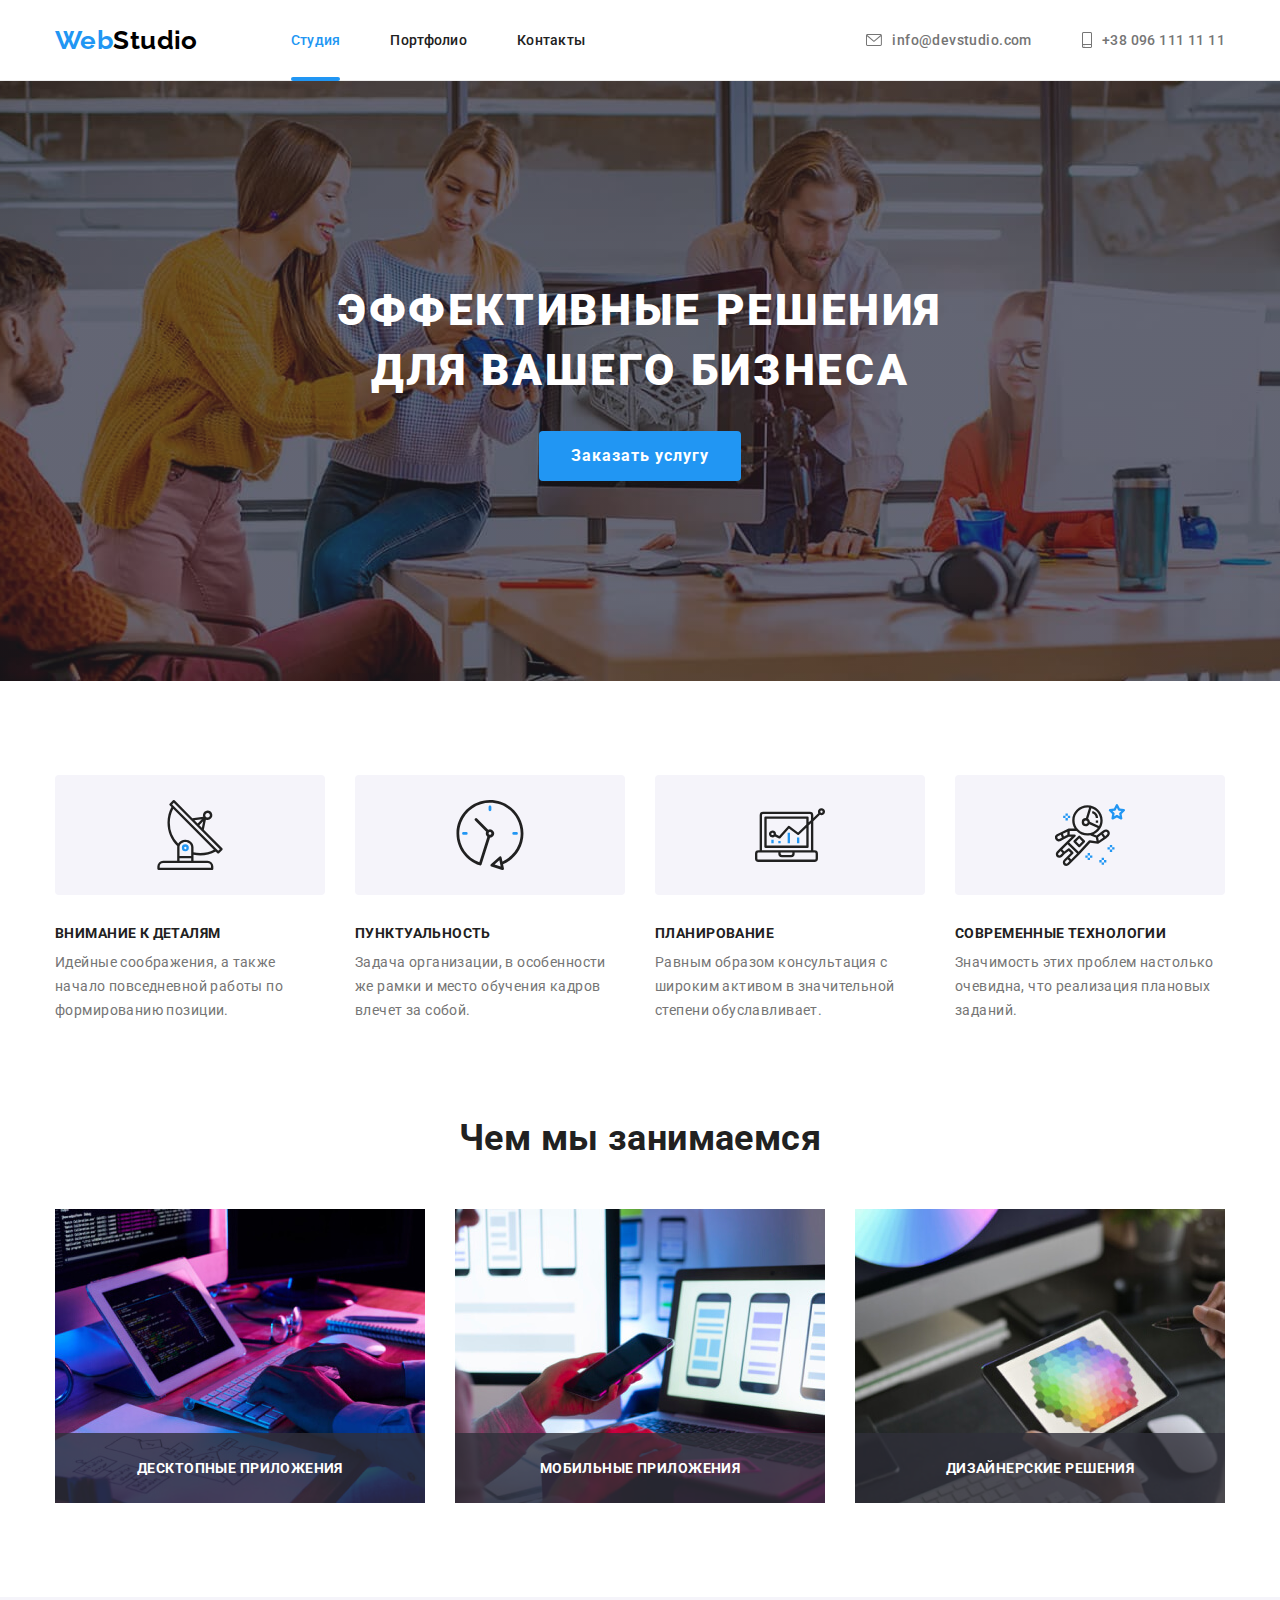
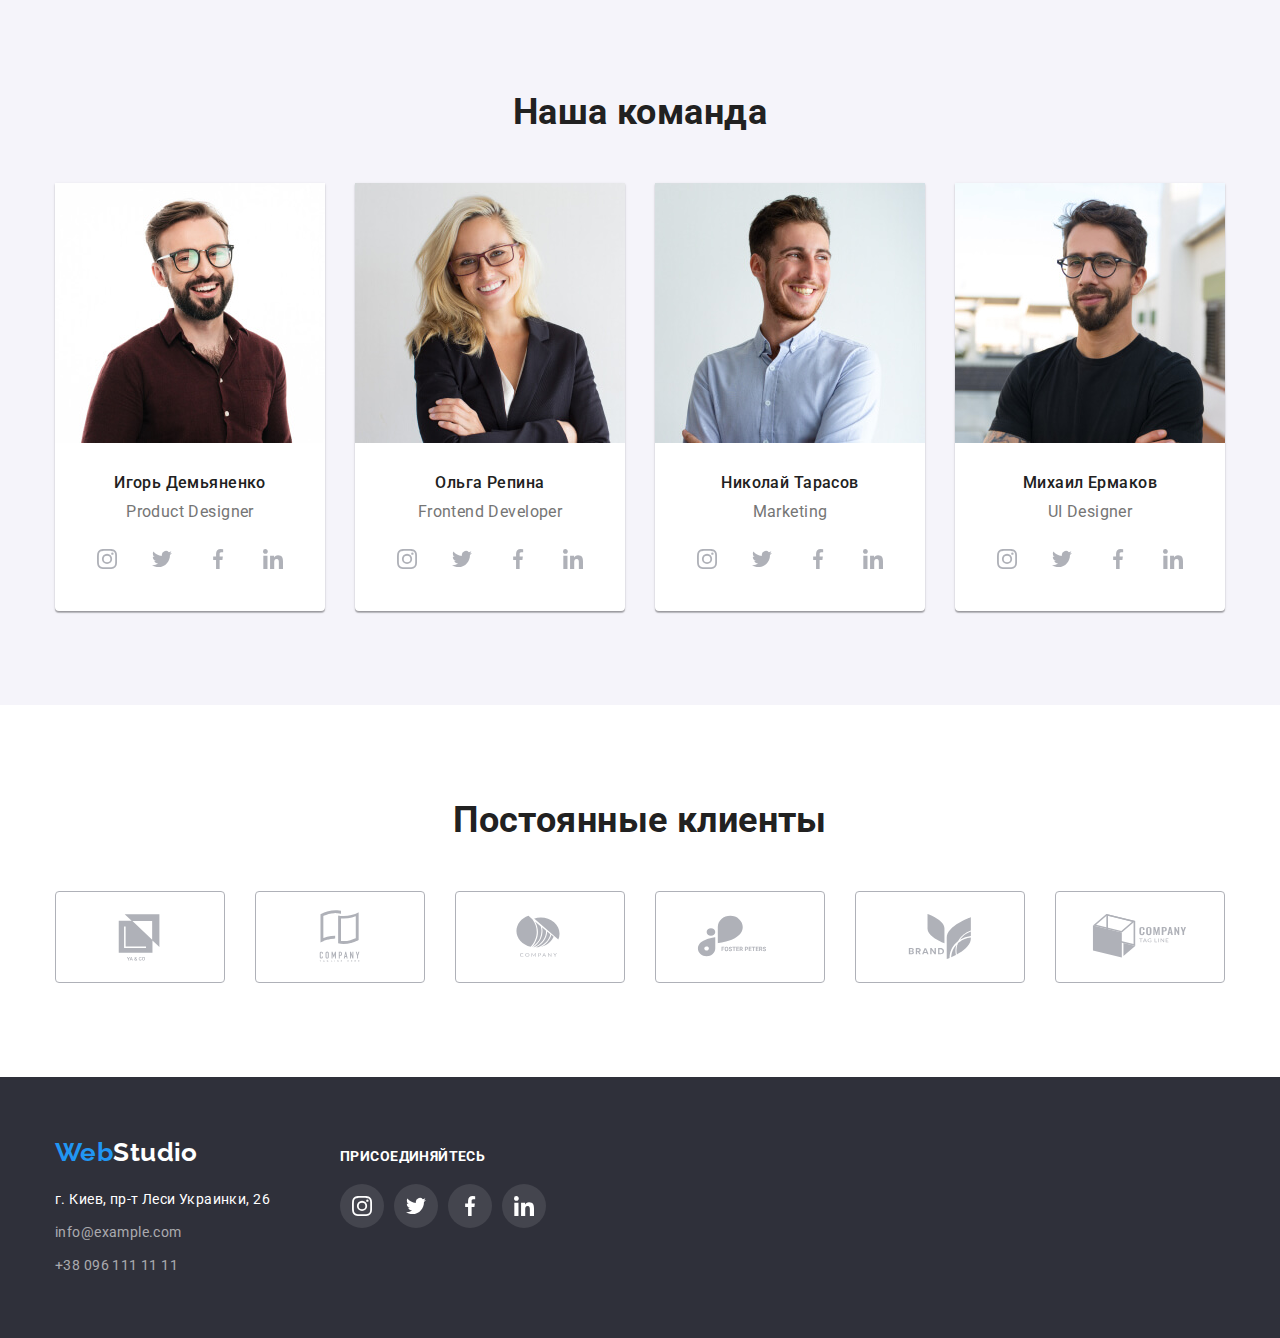
<file: index.html>
<!DOCTYPE html>
<html lang="ru">
  <head>
    <meta charset="UTF-8" />
    <meta http-equiv="X-UA-Compatible" content="IE=edge" />
    <meta name="viewport" content="width=device-width, initial-scale=1.0" />
    <title>WebStudio</title>
    <link
      href="https://fonts.googleapis.com/css2?family=Raleway:wght@700&family=Roboto:wght@400;500;700;900&display=swap"
      rel="stylesheet"
    />
    <link rel="stylesheet" href="./css/modern-nomalize.css" />
    <link rel="stylesheet" href="./css/styles.css" />
  </head>
  <body>
    <header class="header">
      <div class="container site-navigation">
        <nav class="header-navigation">
          <a class="logo link" href="./index.html"><span>Web</span>Studio</a>
          <ul class="list header-navigation-list">
            <li class="header-navigation-item">
              <a class="current link header-navigation-link link-hover" href="./index.html"
                >Студия</a
              >
            </li>

            <li class="header-navigation-item">
              <a href="./portfolio.html" class="header-navigation-link link link-hover"
                >Портфолио</a
              >
            </li>
            <li class="header-navigation-item">
              <a href="#" class="link header-navigation-link link-hover">Контакты</a>
            </li>
          </ul>
        </nav>

        <ul class="list header-contacts">
          <li class="header-contacts-item">
            <a class="link contacts link-hover" href="mailto:info@devstudio.com">
              <svg class="icon-envelope" width="16" height="12">
                <use href="./images/symbol-defs.svg#icon-envelope" /></svg
              >info@devstudio.com
            </a>
          </li>

          <li class="header-contacts-item">
            <a class="link contacts link-hover" href="tel:+380961111111">
              <svg class="icon-smartphone" width="10" height="16">
                <use href="./images/symbol-defs.svg#icon-smartphone" /></svg
              >+38 096 111 11 11
            </a>
          </li>
        </ul>
      </div>
    </header>

    <main>
      <section class="hero">
        <div class="container">
          <h1>Эффективные решения для вашего бизнеса</h1>
          <button class="button hero-button" type="button" data-modal-open>Заказать услугу</button>
        </div>
      </section>

      <section class="section advantages">
        <div class="container">
          <h2 class="visually-hidden">Преимущества</h2>
          <ul class="list advantages-list">
            <li class="advantages-item">
              <div class="icon-wrapper" aria-label="Радар">
                <svg class="icon" width="70" height="70">
                  <use href="./images/symbol-defs.svg#icon-radar" />
                </svg>
              </div>
              <h3 class="advantages-title">Внимание к деталям</h3>
              <p class="advantages-description">
                Идейные соображения, а также начало повседневной работы по формированию позиции.
              </p>
            </li>

            <li class="advantages-item">
              <div class="icon-wrapper" aria-label="Часы">
                <svg class="icon" width="70" height="70">
                  <use href="./images/symbol-defs.svg#icon-clock" />
                </svg>
              </div>
              <h3 class="advantages-title">Пунктуальность</h3>
              <p class="advantages-description">
                Задача организации, в особенности же рамки и место обучения кадров влечет за собой.
              </p>
            </li>

            <li class="advantages-item">
              <div class="icon-wrapper" aria-label="Диаграмма">
                <svg class="icon" width="70" height="70">
                  <use href="./images/symbol-defs.svg#icon-diagram" />
                </svg>
              </div>
              <h3 class="advantages-title">Планирование</h3>
              <p class="advantages-description">
                Равным образом консультация с широким активом в значительной степени обуславливает.
              </p>
            </li>

            <li class="advantages-item">
              <div class="icon-wrapper" aria-label="Астронавт">
                <svg class="icon" width="70" height="70">
                  <use href="./images/symbol-defs.svg#icon-astronaut" />
                </svg>
              </div>
              <h3 class="advantages-title">Современные технологии</h3>
              <p class="advantages-description">
                Значимость этих проблем настолько очевидна, что реализация плановых заданий.
              </p>
            </li>
          </ul>
        </div>
      </section>

      <section class="section services">
        <div class="container">
          <h2 class="section-title">Чем мы занимаемся</h2>
          <ul class="list services-list">
            <li class="services-list-item">
              <img
                class="image"
                src="./images/service-img-1.jpg"
                alt="Десктопные приложения"
                width="370"
                height="294"
              />
              <h2 class="services-list-text">Десктопные приложения</h2>
            </li>

            <li class="services-list-item">
              <img
                class="image services-list-img"
                src="./images/service-img-2.jpg"
                alt="Мобильные приложения"
                width="370"
                height="294"
              />
              <h2 class="services-list-text">Мобильные приложения</h2>
            </li>

            <li class="services-list-item">
              <img
                class="image"
                src="./images/service-img-3.jpg"
                alt="Дизайнерские решения"
                width="370"
                height="294"
              />
              <h2 class="services-list-text">Дизайнерские решения</h2>
            </li>
          </ul>
        </div>
      </section>

      <section class="section team">
        <div class="container">
          <h2 class="section-title">Наша команда</h2>
          <ul class="list team-list">
            <li class="team-card">
              <img
                class="image"
                src="./images/team-avatar-1.jpg"
                alt="Игорь Демьяненко"
                width="270"
                height="260"
              />
              <div class="team-card-text">
                <h3 class="team-title">Игорь Демьяненко</h3>
                <p class="team-description">Product Designer</p>
                <ul class="list icon-container">
                  <li>
                    <a class="social-link" href="#!" aria-label="Инстаграм">
                      <svg class="icon" width="20" height="20">
                        <use href="./images/symbol-defs.svg#icon-instagram" />
                      </svg>
                    </a>
                  </li>

                  <li>
                    <a class="social-link" href="#!" aria-label="Твиттер">
                      <svg class="icon" width="20" height="20">
                        <use href="./images/symbol-defs.svg#icon-twitter" />
                      </svg>
                    </a>
                  </li>

                  <li>
                    <a class="social-link" href="#!" aria-label="Фейсбук">
                      <svg class="icon" width="20" height="20">
                        <use href="./images/symbol-defs.svg#icon-facebook" />
                      </svg>
                    </a>
                  </li>

                  <li>
                    <a class="social-link" href="#!" aria-label="Линкедин">
                      <svg class="icon" width="20" height="20">
                        <use href="./images/symbol-defs.svg#icon-linkedin" />
                      </svg>
                    </a>
                  </li>
                </ul>
              </div>
            </li>

            <li class="team-card">
              <img
                class="image"
                src="./images/team-avatar-2.jpg"
                alt="Ольга Репина"
                width="270"
                height="260"
              />
              <div class="team-card-text">
                <h3 class="team-title">Ольга Репина</h3>
                <p class="team-description">Frontend Developer</p>
                <ul class="list icon-container">
                  <li>
                    <a class="social-link" href="#!" aria-label="Инстаграм">
                      <svg class="icon" width="20" height="20">
                        <use href="./images/symbol-defs.svg#icon-instagram" />
                      </svg>
                    </a>
                  </li>

                  <li>
                    <a class="social-link" href="#!" aria-label="Твиттер">
                      <svg class="icon" width="20" height="20">
                        <use href="./images/symbol-defs.svg#icon-twitter" />
                      </svg>
                    </a>
                  </li>

                  <li>
                    <a class="social-link" href="#!" aria-label="Фейсбук">
                      <svg class="icon" width="20" height="20">
                        <use href="./images/symbol-defs.svg#icon-facebook" />
                      </svg>
                    </a>
                  </li>

                  <li>
                    <a class="social-link" href="#!" aria-label="Линкедин">
                      <svg class="icon" width="20" height="20">
                        <use href="./images/symbol-defs.svg#icon-linkedin" />
                      </svg>
                    </a>
                  </li>
                </ul>
              </div>
            </li>

            <li class="team-card">
              <img
                class="image"
                src="./images/team-avatar-3.jpg"
                alt="Николай Тарасов"
                width="270"
                height="260"
              />
              <div class="team-card-text">
                <h3 class="team-title">Николай Тарасов</h3>
                <p class="team-description">Marketing</p>
                <ul class="list icon-container">
                  <li>
                    <a class="social-link" href="#!" aria-label="Инстаграм">
                      <svg class="icon" width="20" height="20">
                        <use href="./images/symbol-defs.svg#icon-instagram" />
                      </svg>
                    </a>
                  </li>

                  <li>
                    <a class="social-link" href="#!" aria-label="Твиттер">
                      <svg class="icon" width="20" height="20">
                        <use href="./images/symbol-defs.svg#icon-twitter" />
                      </svg>
                    </a>
                  </li>

                  <li>
                    <a class="social-link" href="#!" aria-label="Фейсбук">
                      <svg class="icon" width="20" height="20">
                        <use href="./images/symbol-defs.svg#icon-facebook" />
                      </svg>
                    </a>
                  </li>

                  <li>
                    <a class="social-link" href="#!" aria-label="Линкедин">
                      <svg class="icon" width="20" height="20">
                        <use href="./images/symbol-defs.svg#icon-linkedin" />
                      </svg>
                    </a>
                  </li>
                </ul>
              </div>
            </li>

            <li class="team-card">
              <img
                class="image"
                src="./images/team-avatar-4.jpg"
                alt="Михаил Ермаков"
                width="270"
                height="260"
              />
              <div class="team-card-text">
                <h3 class="team-title">Михаил Ермаков</h3>
                <p class="team-description">UI Designer</p>
                <ul class="list icon-container">
                  <li>
                    <a class="social-link" href="#!" aria-label="Инстаграм">
                      <svg class="icon" width="20" height="20">
                        <use href="./images/symbol-defs.svg#icon-instagram" />
                      </svg>
                    </a>
                  </li>

                  <li>
                    <a class="social-link" href="#!" aria-label="Твиттер">
                      <svg class="icon" width="20" height="20">
                        <use href="./images/symbol-defs.svg#icon-twitter" />
                      </svg>
                    </a>
                  </li>

                  <li>
                    <a class="social-link" href="#!" aria-label="Фейсбук">
                      <svg class="icon" width="20" height="20">
                        <use href="./images/symbol-defs.svg#icon-facebook" />
                      </svg>
                    </a>
                  </li>

                  <li>
                    <a class="social-link" href="#!" aria-label="Линкедин">
                      <svg class="icon" width="20" height="20">
                        <use href="./images/symbol-defs.svg#icon-linkedin" />
                      </svg>
                    </a>
                  </li>
                </ul>
              </div>
            </li>
          </ul>
        </div>
      </section>

      <section class="section clients">
        <div class="container">
          <h2 class="section-title">Постоянные клиенты</h2>
          <ul class="list icon-wrapper">
            <li>
              <a href="#!" class="clients-link" aria-label="Первая компания">
                <svg class="icon" width="106" height="60">
                  <use href="./images/symbol-defs.svg#icon-logo-1" />
                </svg>
              </a>
            </li>

            <li>
              <a href="#!" class="clients-link" aria-label="Вторая компания">
                <svg class="icon" width="106" height="60">
                  <use href="./images/symbol-defs.svg#icon-logo-2" />
                </svg>
              </a>
            </li>

            <li>
              <a href="#!" class="clients-link" aria-label="Третья компания">
                <svg class="icon" width="106" height="60">
                  <use href="./images/symbol-defs.svg#icon-logo-3" />
                </svg>
              </a>
            </li>

            <li>
              <a href="#!" class="clients-link" aria-label="Четвёртая компания">
                <svg class="icon" width="106" height="60">
                  <use href="./images/symbol-defs.svg#icon-logo-4" />
                </svg>
              </a>
            </li>

            <li>
              <a href="#!" class="clients-link" aria-label="Пятая компания">
                <svg class="icon" width="106" height="60">
                  <use href="./images/symbol-defs.svg#icon-logo-5" />
                </svg>
              </a>
            </li>

            <li>
              <a href="#!" class="clients-link" aria-label="Шестая компания">
                <svg class="icon" width="106" height="60">
                  <use href="./images/symbol-defs.svg#icon-logo-6" />
                </svg>
              </a>
            </li>
          </ul>
        </div>
      </section>
    </main>

    <footer class="footer">
      <div class="container footer-information">
        <div class="footer-left">
          <a class="logo link" href="./index.html"><span>Web</span>Studio</a>
          <address class="footer-list">
            <ul class="list address-list">
              <li class="address-list">
                <a
                  class="address link"
                  href="https://goo.gl/maps/vVYcvFzkVmFzaZAD8"
                  target="_blank"
                  rel="noopener noreferrer"
                  >г. Киев, пр-т Леси Украинки, 26</a
                >
              </li>

              <li class="address-list">
                <a class="contacts link link-hover" href="mailto:info@example.com"
                  >info@example.com</a
                >
              </li>

              <li class="address-list">
                <a class="contacts link link-hover" href="tel:+380961111111">+38 096 111 11 11</a>
              </li>
            </ul>
          </address>
        </div>

        <div class="footer-right">
          <h2 class="footer-right-title">Присоединяйтесь</h2>
          <ul class="list icon-container">
            <li>
              <a class="social-link" href="#!" aria-label="Инстаграм">
                <svg class="icon" width="20" height="20">
                  <use href="./images/symbol-defs.svg#icon-instagram" />
                </svg>
              </a>
            </li>

            <li>
              <a class="social-link" href="#!" aria-label="Твиттер">
                <svg class="icon" width="20" height="20">
                  <use href="./images/symbol-defs.svg#icon-twitter" />
                </svg>
              </a>
            </li>

            <li>
              <a class="social-link" href="#!" aria-label="Фейсбук">
                <svg class="icon" width="20" height="20">
                  <use href="./images/symbol-defs.svg#icon-facebook" />
                </svg>
              </a>
            </li>

            <li>
              <a class="social-link" href="#!" aria-label="Линкедин">
                <svg class="icon" width="20" height="20">
                  <use href="./images/symbol-defs.svg#icon-linkedin" />
                </svg>
              </a>
            </li>
          </ul>
        </div>
      </div>
    </footer>
    <div class="backdrop is-hidden" data-modal>
      <div class="modal">
        <button class="button-modal" type="button" data-modal-close>
          <svg class="icon-close" width="18" height="18">
            <use href="./images/symbol-defs.svg#icon-close" />
          </svg>
        </button>
      </div>
    </div>
    <script src="./js/modal.js"></script>
  </body>
</html>
</file>
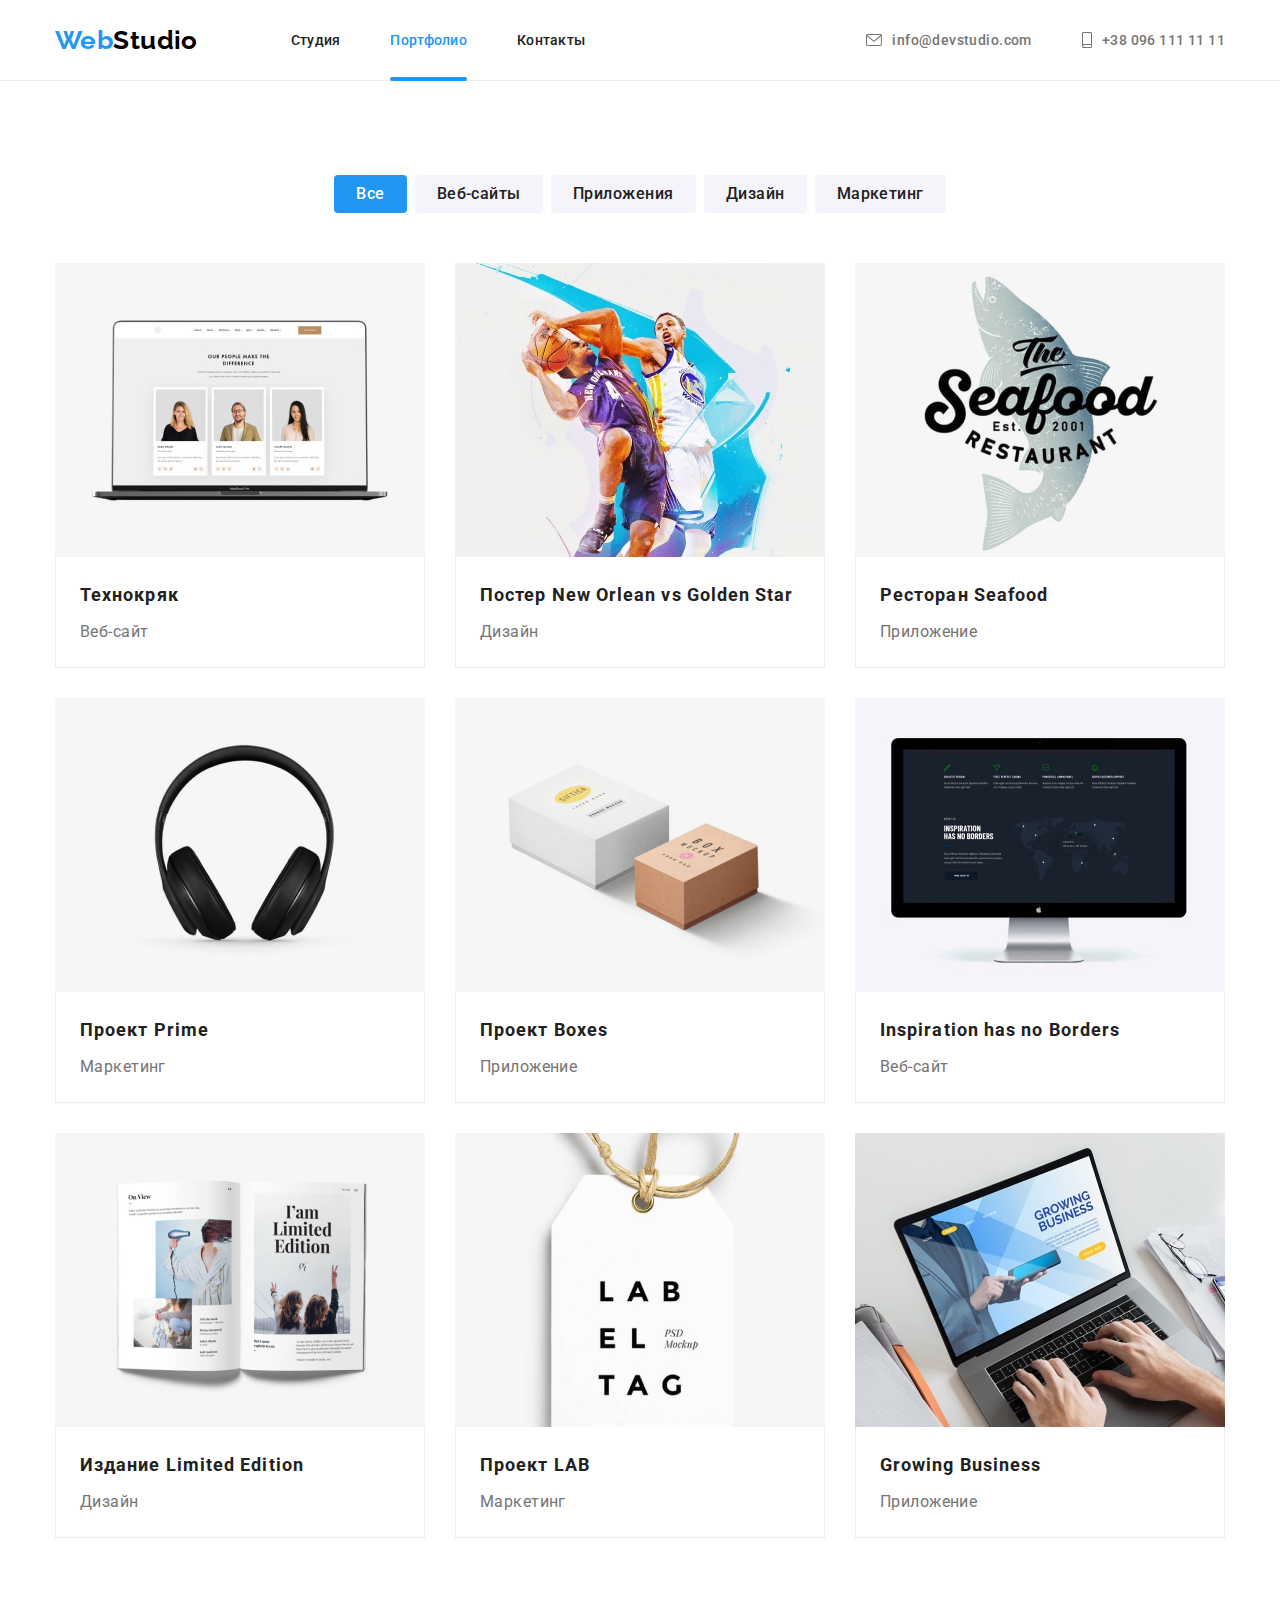
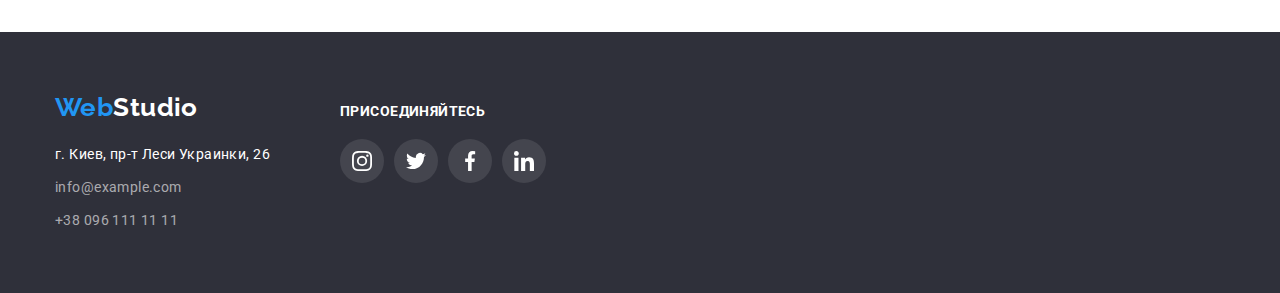
<file: portfolio.html>
<!DOCTYPE html>
<html lang="ru">
  <head>
    <meta charset="UTF-8" />
    <meta http-equiv="X-UA-Compatible" content="IE=edge" />
    <meta name="viewport" content="width=device-width, initial-scale=1.0" />
    <title>Portfolio</title>
    <link
      href="https://fonts.googleapis.com/css2?family=Raleway:wght@700&family=Roboto:wght@400;500;700;900&display=swap"
      rel="stylesheet"
    />
    <link rel="stylesheet" href="./css/modern-nomalize.css" />
    <link rel="stylesheet" href="./css/styles.css" />
  </head>

  <body>
    <header class="header">
      <div class="container site-navigation">
        <nav class="header-navigation">
          <a class="logo link" href="./index.html"><span>Web</span>Studio</a>
          <ul class="list header-navigation-list">
            <li class="header-navigation-item">
              <a class="link header-navigation-link link-hover" href="./index.html">Студия</a>
            </li>

            <li class="header-navigation-item">
              <a href="./portfolio.html" class="current header-navigation-link link link-hover"
                >Портфолио</a
              >
            </li>
            <li class="header-navigation-item">
              <a href="#" class="link header-navigation-link link-hover">Контакты</a>
            </li>
          </ul>
        </nav>

        <ul class="list header-contacts">
          <li class="header-contacts-item">
            <a class="link contacts link-hover" href="mailto:info@devstudio.com">
              <svg class="icon-envelope" width="16" height="12">
                <use href="./images/symbol-defs.svg#icon-envelope" /></svg
              >info@devstudio.com
            </a>
          </li>

          <li class="header-contacts-item">
            <a class="link contacts link-hover" href="tel:+380961111111">
              <svg class="icon-smartphone" width="10" height="16">
                <use href="./images/symbol-defs.svg#icon-smartphone" /></svg
              >+38 096 111 11 11
            </a>
          </li>
        </ul>
      </div>
    </header>

    <main>
      <section class="section works">
        <div class="container">
          <h1 class="visually-hidden">Работы</h1>
          <ul class="list works-filters">
            <li class="works-filters-item">
              <button class="button active works-filters-button" type="button">Все</button>
            </li>

            <li class="works-filters-item">
              <button class="button works-filters-button" type="button">Веб-сайты</button>
            </li>

            <li class="works-filters-item">
              <button class="button works-filters-button" type="button">Приложения</button>
            </li>

            <li class="works-filters-item">
              <button class="button works-filters-button" type="button">Дизайн</button>
            </li>

            <li class="works-filters-item">
              <button class="button works-filters-button" type="button">Маркетинг</button>
            </li>
          </ul>

          <ul class="list works-list">
            <li class="works-list-card">
              <a class="link works-list-item" href="#!">
                <div class="works-list-img">
                  <img
                    class="image"
                    src="./images/portfolio-img-1.jpg"
                    alt="Веб-сайт"
                    width="370"
                    height="294"
                  />
                  <div class="works-list-overlay">
                    <p class="works-overlay-description">
                      Ресурс предлагает комплексные предложения с разным уровнем функционала и
                      сервисов. Все это позволит посетителю получить исчерпывающие сведения о
                      компании или частном лице.
                    </p>
                  </div>
                </div>
                <div class="work-list-text">
                  <h2 class="works-list-title">Технокряк</h2>
                  <p class="works-list-description">Веб-сайт</p>
                </div>
              </a>
            </li>

            <li class="works-list-card">
              <a class="link works-list-item" href="#!">
                <div class="works-list-img">
                  <img
                    class="image"
                    src="./images/portfolio-img-2.jpg"
                    alt="Дизайн"
                    width="370"
                    height="294"
                  />
                  <div class="works-list-overlay">
                    <p class="works-overlay-description">
                      Ресурс предлагает комплексные предложения с разным уровнем функционала и
                      сервисов. Все это позволит посетителю получить исчерпывающие сведения о
                      компании или частном лице.
                    </p>
                  </div>
                </div>
                <div class="work-list-text">
                  <h2 class="works-list-title">Постер New Orlean vs Golden Star</h2>
                  <p class="works-list-description">Дизайн</p>
                </div>
              </a>
            </li>

            <li class="works-list-card">
              <a class="link works-list-item" href="#!">
                <div class="works-list-img">
                  <img
                    class="image"
                    src="./images/portfolio-img-3.jpg"
                    alt="Приложение"
                    width="370"
                    height="294"
                  />
                  <div class="works-list-overlay">
                    <p class="works-overlay-description">
                      Ресурс предлагает комплексные предложения с разным уровнем функционала и
                      сервисов. Все это позволит посетителю получить исчерпывающие сведения о
                      компании или частном лице.
                    </p>
                  </div>
                </div>
                <div class="work-list-text">
                  <h2 class="works-list-title">Ресторан Seafood</h2>
                  <p class="works-list-description">Приложение</p>
                </div>
              </a>
            </li>

            <li class="works-list-card">
              <a class="link works-list-item" href="#!">
                <div class="works-list-img">
                  <img
                    class="image"
                    src="./images/portfolio-img-4.jpg"
                    alt="Маркетинг"
                    width="370"
                    height="294"
                  />
                  <div class="works-list-overlay">
                    <p class="works-overlay-description">
                      Ресурс предлагает комплексные предложения с разным уровнем функционала и
                      сервисов. Все это позволит посетителю получить исчерпывающие сведения о
                      компании или частном лице.
                    </p>
                  </div>
                </div>
                <div class="work-list-text">
                  <h2 class="works-list-title">Проект Prime</h2>
                  <p class="works-list-description">Маркетинг</p>
                </div>
              </a>
            </li>

            <li class="works-list-card">
              <a class="link works-list-item" href="#!">
                <div class="works-list-img">
                  <img
                    class="image"
                    src="./images/portfolio-img-5.jpg"
                    alt="Приложение"
                    width="370"
                    height="294"
                  />
                  <div class="works-list-overlay">
                    <p class="works-overlay-description">
                      Ресурс предлагает комплексные предложения с разным уровнем функционала и
                      сервисов. Все это позволит посетителю получить исчерпывающие сведения о
                      компании или частном лице.
                    </p>
                  </div>
                </div>
                <div class="work-list-text">
                  <h2 class="works-list-title">Проект Boxes</h2>
                  <p class="works-list-description">Приложение</p>
                </div>
              </a>
            </li>

            <li class="works-list-card">
              <a class="link works-list-item" href="#!">
                <div class="works-list-img">
                  <img
                    class="image"
                    src="./images/portfolio-img-6.jpg"
                    alt="Веб-сайт"
                    width="370"
                    height="294"
                  />
                  <div class="works-list-overlay">
                    <p class="works-overlay-description">
                      Ресурс предлагает комплексные предложения с разным уровнем функционала и
                      сервисов. Все это позволит посетителю получить исчерпывающие сведения о
                      компании или частном лице.
                    </p>
                  </div>
                </div>
                <div class="work-list-text">
                  <h2 class="works-list-title">Inspiration has no Borders</h2>
                  <p class="works-list-description">Веб-сайт</p>
                </div>
              </a>
            </li>

            <li class="works-list-card">
              <a class="link works-list-item" href="#!">
                <div class="works-list-img">
                  <img
                    class="image"
                    src="./images/portfolio-img-7.jpg"
                    alt="Дизайн"
                    width="370"
                    height="294"
                  />
                  <div class="works-list-overlay">
                    <p class="works-overlay-description">
                      Ресурс предлагает комплексные предложения с разным уровнем функционала и
                      сервисов. Все это позволит посетителю получить исчерпывающие сведения о
                      компании или частном лице.
                    </p>
                  </div>
                </div>
                <div class="work-list-text">
                  <h2 class="works-list-title">Издание Limited Edition</h2>
                  <p class="works-list-description">Дизайн</p>
                </div>
              </a>
            </li>

            <li class="works-list-card">
              <a class="link works-list-item" href="#!">
                <div class="works-list-img">
                  <img
                    class="image"
                    src="./images/portfolio-img-8.jpg"
                    alt="Маркетинг"
                    width="370"
                    height="294"
                  />
                  <div class="works-list-overlay">
                    <p class="works-overlay-description">
                      Ресурс предлагает комплексные предложения с разным уровнем функционала и
                      сервисов. Все это позволит посетителю получить исчерпывающие сведения о
                      компании или частном лице.
                    </p>
                  </div>
                </div>
                <div class="work-list-text">
                  <h2 class="works-list-title">Проект LAB</h2>
                  <p class="works-list-description">Маркетинг</p>
                </div>
              </a>
            </li>

            <li class="works-list-card">
              <a class="link works-list-item" href="#!">
                <div class="works-list-img">
                  <img
                    class="image"
                    src="./images/portfolio-img-9.jpg"
                    alt="Приложение"
                    width="370"
                    height="294"
                  />
                  <div class="works-list-overlay">
                    <p class="works-overlay-description">
                      Ресурс предлагает комплексные предложения с разным уровнем функционала и
                      сервисов. Все это позволит посетителю получить исчерпывающие сведения о
                      компании или частном лице.
                    </p>
                  </div>
                </div>
                <div class="work-list-text">
                  <h2 class="works-list-title">Growing Business</h2>
                  <p class="works-list-description">Приложение</p>
                </div>
              </a>
            </li>
          </ul>
        </div>
      </section>
    </main>

    <footer class="footer">
      <div class="container footer-information">
        <div class="footer-left">
          <a class="logo link" href="./index.html"><span>Web</span>Studio</a>
          <address class="footer-list">
            <ul class="list address-list">
              <li class="address-list">
                <a
                  class="address link"
                  href="https://goo.gl/maps/vVYcvFzkVmFzaZAD8"
                  target="_blank"
                  rel="noopener noreferrer"
                  >г. Киев, пр-т Леси Украинки, 26</a
                >
              </li>

              <li class="address-list">
                <a class="contacts link link-hover" href="mailto:info@example.com"
                  >info@example.com</a
                >
              </li>

              <li class="address-list">
                <a class="contacts link link-hover" href="tel:+380961111111">+38 096 111 11 11</a>
              </li>
            </ul>
          </address>
        </div>

        <div class="footer-right">
          <h2 class="footer-right-title">Присоединяйтесь</h2>
          <ul class="list icon-container">
            <li>
              <a class="social-link" href="#!" aria-label="Инстаграм">
                <svg class="icon" width="20" height="20">
                  <use href="./images/symbol-defs.svg#icon-instagram" />
                </svg>
              </a>
            </li>

            <li>
              <a class="social-link" href="#!" aria-label="Твиттер">
                <svg class="icon" width="20" height="20">
                  <use href="./images/symbol-defs.svg#icon-twitter" />
                </svg>
              </a>
            </li>

            <li>
              <a class="social-link" href="#!" aria-label="Фейсбук">
                <svg class="icon" width="20" height="20">
                  <use href="./images/symbol-defs.svg#icon-facebook" />
                </svg>
              </a>
            </li>

            <li>
              <a class="social-link" href="#!" aria-label="Линкедин">
                <svg class="icon" width="20" height="20">
                  <use href="./images/symbol-defs.svg#icon-linkedin" />
                </svg>
              </a>
            </li>
          </ul>
        </div>
      </div>
    </footer>
  </body>
</html>
</file>
<file: css/modern-nomalize.css>
*,
::before,
::after {
  box-sizing: inherit;
}

html {
  line-height: 1.15;
  -webkit-text-size-adjust: 100%;
  -moz-tab-size: 4;
  tab-size: 4;
}

body {
  margin: 0;
  font-family: system-ui, -apple-system, 'Segoe UI', Roboto, Helvetica, Arial, sans-serif,
    'Apple Color Emoji', 'Segoe UI Emoji';
}

hr {
  height: 0;
  color: inherit;
}

abbr[title] {
  text-decoration: underline dotted;
}

b,
strong {
  font-weight: bolder;
}

code,
kbd,
samp,
pre {
  font-family: ui-monospace, SFMono-Regular, Consolas, 'Liberation Mono', Menlo, monospace;
  font-size: 1em;
}

small {
  font-size: 80%;
}

sub,
sup {
  font-size: 75%;
  line-height: 0;
  position: relative;
  vertical-align: baseline;
}

sub {
  bottom: -0.25em;
}

sup {
  top: -0.5em;
}

table {
  text-indent: 0;
  border-color: inherit;
}

button,
input,
optgroup,
select,
textarea {
  font-family: inherit;
  font-size: 100%;
  line-height: 1.15;
  margin: 0;
}

button,
select {
  text-transform: none;
}

button,
[type='button'],
[type='reset'],
[type='submit'] {
  -webkit-appearance: button;
}

::-moz-focus-inner {
  border-style: none;
  padding: 0;
}

:-moz-focusring {
  outline: 1px dotted ButtonText;
}

:-moz-ui-invalid {
  box-shadow: none;
}

legend {
  padding: 0;
}

progress {
  vertical-align: baseline;
}

::-webkit-inner-spin-button,
::-webkit-outer-spin-button {
  height: auto;
}

[type='search'] {
  -webkit-appearance: textfield;
  outline-offset: -2px;
}

::-webkit-search-decoration {
  -webkit-appearance: none;
}

::-webkit-file-upload-button {
  -webkit-appearance: button;
  font: inherit;
}

summary {
  display: list-item;
}
</file>
<file: css/styles.css>
:root {
  --border: #ececec;
  --hero-button-hover: #188ce8;
  --icon: #afb1b8;
  --services-list-text: rgba(47, 48, 58, 0.8);
  --works-overlay: rgba(33, 150, 243, 0.9);
  --footer-icon-background: rgba(255, 255, 255, 0.1);
  --backdrop: rgba(0, 0, 0, 0.2);
  --border-button-modal: rgba(0, 0, 0, 0.1);
  --black: #000;
  --dark: #212121;
  --gray: #757575;
  --dark-gray: #2f303a;
  --lite-gray: #f5f4fa;
  --transparent-gray: rgba(255, 255, 255, 0.6);
  --blue: #2196f3;
  --white: #fff;
}

html {
  box-sizing: border-box;
}

body {
  margin: 0;
  font-family: Roboto, sans-serif;
  font-weight: 400;
  font-size: 14px;
  letter-spacing: 0.03em;
  color: var(--dark);
  background-color: var(--white);
}

h1,
h2,
h3,
ul,
p {
  margin: 0;
  padding: 0;
}

button {
  padding: 0;
  border: none;
}

.link {
  text-decoration: none;
}

.list {
  list-style: none;
}

.button {
  font-family: inherit;
  font-weight: 500;
  font-size: 16px;
  line-height: 1.625;
  letter-spacing: 0.03em;
  background-color: var(--lite-gray);
  cursor: pointer;
}

.button.active {
  color: var(--white);
  background-color: var(--blue);
}

.section-title {
  margin-bottom: 50px;
  text-align: center;
  font-size: 36px;
  line-height: 1.167;
  color: var(--dark);
}

.visually-hidden {
  position: absolute;
  width: 1px;
  height: 1px;
  margin: -1px;
  border: 0;
  padding: 0;
  white-space: nowrap;
  clip-path: inset(100%);
  clip: rect(0 0 0 0);
  overflow: hidden;
}

.container {
  width: 1200px;
  margin: 0 auto;
  padding: 0 15px;
}

.section {
  padding-top: 94px;
  padding-bottom: 94px;
}

.image {
  display: block;
}

.header {
  border-bottom: 1px solid var(--border);
}

.header-navigation {
  display: flex;
  align-items: center;
}

.header-navigation-list {
  display: flex;
}

.header-navigation-item {
  margin-right: 50px;
}

.header-navigation-item:last-child {
  margin-right: 0;
}

.header-navigation-link {
  position: relative;
  display: inline-block;
  padding-top: 32px;
  padding-bottom: 32px;
  font-weight: 500;
  line-height: 1.142;
  letter-spacing: 0.02em;
  color: var(--dark);
  transition: color 250ms cubic-bezier(0.4, 0, 0.2, 1);
}

.site-navigation {
  display: flex;
  align-items: center;
}

.logo {
  margin-right: 93px;
  font-family: 'Raleway';
  font-size: 26px;
  font-weight: 700;
  line-height: 1.192;
  color: var(--black);
}

.logo span {
  color: var(--blue);
}

.current {
  color: var(--blue);
}

.current::after {
  position: absolute;
  content: '';
  width: 100%;
  height: 4px;
  left: 0;
  bottom: -1px;
  background: var(--blue);
  border-radius: 2px;
}

.contacts {
  font-style: normal;
  font-weight: 500;
  line-height: 1.172;
  color: var(--gray);
  transition: color 250ms cubic-bezier(0.4, 0, 0.2, 1);
}

.header-contacts {
  display: flex;
  margin-left: auto;
}

.header-contacts-item {
  margin-right: 50px;
}

.header-contacts-item:last-child {
  margin-right: 0;
}

.header .contacts {
  display: flex;
  align-items: center;
  gap: 10px;
}

.icon-envelope {
  fill: currentColor;
}

.icon-smartphone {
  fill: currentColor;
}

.hero {
  max-width: 1600px;
  margin: 0 auto;
  padding-top: 200px;
  padding-bottom: 200px;
  background-color: var(--dark-gray);
  background-image: linear-gradient(rgba(47, 48, 58, 0.4), rgba(47, 48, 58, 0.4)),
    url('../images/hero-background.jpg');
  background-repeat: no-repeat;
  background-position: center;
}

.hero h1 {
  width: 696px;
  margin: 0 auto;
  font-weight: 900;
  font-size: 44px;
  letter-spacing: 0.06em;
  line-height: 1.363;
  text-align: center;
  text-transform: uppercase;
  color: var(--white);
}

.hero-button {
  display: block;
  margin: 30px auto 0;
  border-radius: 4px;
  padding: 10px 32px;
  font-weight: 700;
  font-size: 16px;
  line-height: 1.875;
  letter-spacing: 0.06em;
  color: var(--white);
  background-color: var(--blue);
  transition: background-color 250ms cubic-bezier(0.4, 0, 0.2, 1);
}

.hero-button:hover,
.hero-button:focus {
  background-color: var(--hero-button-hover);
}

.advantages-list {
  display: flex;
}

.advantages-item {
  margin-right: 30px;
}

.advantages-item:last-child {
  margin-right: 0;
}

.advantages-item {
  width: 270px;
}

.advantages-title {
  margin-bottom: 10px;
  font-size: 14px;
  line-height: 1.142;
  text-transform: uppercase;
  color: var(--dark);
}

.advantages-description {
  line-height: 1.714;
  color: var(--gray);
}

.advantages .icon-wrapper {
  display: flex;
  align-items: center;
  justify-content: center;
  margin-bottom: 30px;
  border-radius: 4px;
  height: 120px;
  background-color: var(--lite-gray);
}

.services {
  padding-top: 0;
}

.services-list {
  display: flex;
}

.services-list-item {
  position: relative;
  margin-right: 30px;
}

.services-list-item:last-child {
  margin-right: 0;
}

.services-list-text {
  position: absolute;
  display: flex;
  align-items: center;
  justify-content: center;
  bottom: 0;
  width: 100%;
  min-height: 70px;
  padding: 15px;
  font-weight: 700;
  font-size: 14px;
  line-height: 1.142;
  color: var(--white);
  background-color: var(--services-list-text);
  text-align: center;
  text-transform: uppercase;
}

.team {
  background-color: var(--lite-gray);
}

.team-list {
  display: flex;
}

.team-card {
  margin-right: 30px;
  background-color: var(--white);
  box-shadow: 0 1px 3px rgba(0, 0, 0, 0.12), 0 1px 1px rgba(0, 0, 0, 0.14),
    0 2px 1px rgba(0, 0, 0, 0.2);
  border-radius: 0 0 4px 4px;
}

.team-card:last-child {
  margin-right: 0;
}

.team-card-text {
  padding: 30px;
  text-align: center;
}

.team-title {
  margin-bottom: 10px;
  font-weight: 500;
  font-size: 16px;
  line-height: 1.187;
  color: var(--dark);
}

.team-description {
  margin-bottom: 16px;
  font-size: 16px;
  line-height: 1.187;
  color: var(--gray);
}

.team .icon-container {
  display: flex;
  justify-content: space-between;
  margin-top: 0;
}

.social-link {
  display: flex;
  align-items: center;
  justify-content: center;
  width: 44px;
  height: 44px;
  border-radius: 50%;
  color: var(--icon);
  transition: background-color 250ms cubic-bezier(0.4, 0, 0.2, 1),
    color 250ms cubic-bezier(0.4, 0, 0.2, 1);
}

.social-link:hover,
.social-link:focus {
  color: var(--white);
  background-color: var(--blue);
}

.team-card .icon {
  fill: currentColor;
}

.clients-link {
  display: flex;
  align-items: center;
  justify-content: center;
  border: 1px solid var(--icon);
  border-radius: 4px;
  width: 170px;
  height: 92px;
  color: var(--icon);
  transition: color 250ms cubic-bezier(0.4, 0, 0.2, 1), border 250ms cubic-bezier(0.4, 0, 0.2, 1);
}

.clients-link:hover,
.clients-link:focus {
  border: 1px solid var(--blue);
  color: var(--blue);
}

.clients .icon-wrapper {
  display: flex;
  justify-content: space-between;
}

.clients .icon {
  fill: currentColor;
}

.works-filters {
  display: flex;
  justify-content: center;
  margin-bottom: 50px;
}

.works-filters-item {
  margin-right: 8px;
}

.works-filters-item:last-child {
  margin-right: 0;
}

.works-filters-button {
  display: block;
  padding: 6px 22px;
  color: var(--dark);
  border-radius: 4px;
  transition: color 250ms cubic-bezier(0.4, 0, 0.2, 1),
    background-color 250ms cubic-bezier(0.4, 0, 0.2, 1),
    box-shadow 250ms cubic-bezier(0.4, 0, 0.2, 1);
}

.works-filters-button:hover,
.works-filters-button:focus {
  color: var(--white);
  background-color: var(--blue);
  box-shadow: 0 3px 1px rgba(0, 0, 0, 0.1), 0 1px 2px rgba(0, 0, 0, 0.08),
    0 2px 2px rgba(0, 0, 0, 0.12);
}

.works-list {
  display: flex;
  flex-wrap: wrap;
  gap: 30px;
}

.works-list-item {
  transition: box-shadow 250ms cubic-bezier(0.4, 0, 0.2, 1);
}

.works-list-img {
  position: relative;
  overflow: hidden;
}

.works-list-item:hover .works-list-overlay {
  transform: translateY(0);
}

.works-list-overlay {
  position: absolute;
  top: 0;
  left: 0;
  transform: translatey(100%);
  width: 100%;
  height: 100%;
  padding: 63px 24px;
  background-color: var(--works-overlay);
  transition: transform 250ms cubic-bezier(0.4, 0, 0.2, 1);
}

.works-overlay-description {
  font-size: 18px;
  line-height: 1.556;
  color: var(--white);
}

.works-list-item {
  display: block;
}

.works-list-item:hover,
.works-list-item:focus {
  box-shadow: 0 1px 1px rgba(0, 0, 0, 0.12), 0 4px 4px rgba(0, 0, 0, 0.06),
    1px 4px 6px rgba(0, 0, 0, 0.16);
}

.work-list-text {
  padding: 20px 24px;
  border-right: 1px solid var(--border);
  border-bottom: 1px solid var(--border);
  border-left: 1px solid var(--border);
}

.works-list-title {
  margin-bottom: 4px;
  font-size: 18px;
  line-height: 2;
  letter-spacing: 0.06em;
  color: var(--dark);
}

.works-list-description {
  font-size: 16px;
  line-height: 1.875;
  color: var(--gray);
}

.footer {
  padding-top: 60px;
  padding-bottom: 60px;
  background-color: var(--dark-gray);
}

.footer-information {
  display: flex;
  align-items: baseline;
}

.footer-list {
  display: flex;
  margin-right: 70px;
}

.footer .logo {
  display: inline-block;
  margin-right: 0;
  margin-bottom: 20px;
  color: var(--white);
}

.address {
  font-style: normal;
  line-height: 1.714;
  color: var(--white);
}

.address-list {
  margin-bottom: 9px;
}

.address-list:last-child {
  margin-bottom: 0;
}

.footer .contacts {
  font-weight: 400;
  line-height: 1.714;
  color: var(--transparent-gray);
}

.link-hover:hover,
.link-hover:focus {
  color: var(--blue);
}

.icon-container {
  display: flex;
  gap: 10px;
  margin-top: 20px;
}

.footer-right-title {
  font-size: 14px;
  line-height: 1.142;
  letter-spacing: 0.03em;
  color: var(--white);
  text-transform: uppercase;
}

.footer .social-link {
  color: var(--white);
  background-color: var(--footer-icon-background);
  transition: background-color 250ms cubic-bezier(0.4, 0, 0.2, 1);
}

.footer .social-link:hover,
.footer .social-link:focus {
  background-color: var(--blue);
}

.footer .icon {
  fill: currentColor;
}

.backdrop {
  position: fixed;
  top: 0;
  left: 0;
  width: 100%;
  height: 100%;
  background-color: var(--backdrop);
  opacity: 1;
  z-index: 100;
  transition: opacity 250ms cubic-bezier(0.4, 0, 0.2, 1),
    visibility 250ms cubic-bezier(0.4, 0, 0.2, 1);
}

.backdrop.is-hidden {
  visibility: hidden;
  opacity: 0;
  pointer-events: none;
}

.modal {
  position: absolute;
  top: 50%;
  left: 50%;
  transform: translate(-50%, -50%);
  min-width: 528px;
  min-height: 581px;
  border-radius: 4px;
  padding: 15px;
  background-color: var(--white);
  box-shadow: 0 1px 3px rgba(0, 0, 0, 0.12), 0 1px 1px rgba(0, 0, 0, 0.14),
    0 2px 1px rgba(0, 0, 0, 0.2);
}

.button-modal {
  position: absolute;
  top: 8px;
  right: 8px;
  display: flex;
  align-items: center;
  justify-content: center;
  width: 30px;
  height: 30px;
  border: 1px solid var(--border-button-modal);
  border-radius: 50%;
  color: var(--black);
  background-color: transparent;
  cursor: pointer;
  transition: background-color 250ms, color 250ms cubic-bezier(0.4, 0, 0.2, 1),
    border 250ms cubic-bezier(0.4, 0, 0.2, 1);
}

.button-modal:hover,
.button-modal:focus {
  border: 1px solid transparent;
  color: var(--white);
  background-color: var(--blue);
}

.icon-close {
  fill: currentColor;
}
</file>
